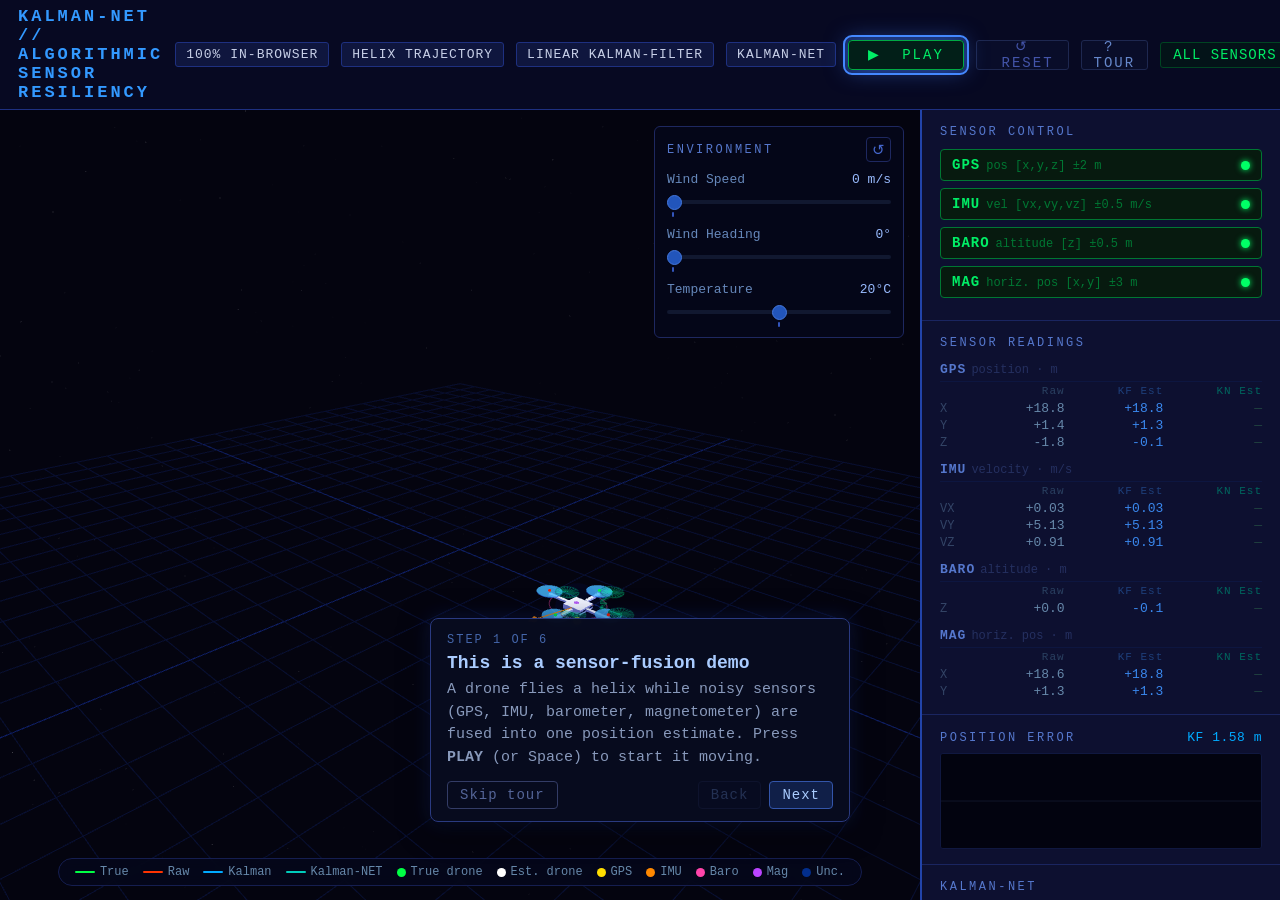
<file: web/index.html>
<!DOCTYPE html>
<html lang="en">
<head>
  <meta charset="UTF-8">
  <title>Kalman-NET</title>
  <link rel="icon" href="data:image/svg+xml,<svg xmlns=%22http://www.w3.org/2000/svg%22 viewBox=%220 0 100 100%22><text y=%22.9em%22 font-size=%2290%22>🛰️</text></svg>">
  <link rel="stylesheet" href="../static/style.css">
</head>
<body>

<header>
  <h1> kalman-net // Algorithmic Sensor Resiliency </h1>
  <span class="badge" id="badge-local" data-tooltip="">100% IN-BROWSER</span>
  <span class="badge" id="badge-helix" data-tooltip="">HELIX TRAJECTORY </span>
  <a class="badge" id="badge-kf" data-tooltip="" href="https://en.wikipedia.org/wiki/Kalman_filter" target="_blank" rel="noopener noreferrer">LINEAR KALMAN-FILTER</a>
  <a class="badge" id="badge-kn" data-tooltip="" href="https://pure.tue.nl/ws/files/201346390/KalmanNet_Neural_Network_Aided_Kalman_Filtering_for_Partially_Known_Dynamics.pdf" target="_blank" rel="noopener noreferrer">KALMAN-NET</a>
  <button class="play-pause-btn" id="btn-play-pause" onclick="togglePause()">&#9654; &nbsp;PLAY</button>
  <button class="reset-header-btn" id="btn-reset-header" onclick="resetSim()">↺ &nbsp;RESET</button>
  <button class="tour-btn" id="btn-tour" onclick="startTour()">?&nbsp; TOUR</button>
  <span id="badge-conn" style="display:none">RECONNECTING…</span>
  <span id="badge-status" data-tooltip="">ALL SENSORS NOMINAL</span>
</header>

<div class="main">
  <canvas id="canvas"></canvas>
  <div id="drone-mode-flash" class="drone-mode-flash kf"></div>
  <div id="calib-chip" class="calib-chip">⏩ 10× CALIBRATION FLIGHT</div>

  <!-- Environment overlay -->
  <div class="env-overlay">
    <div class="env-header">
      <span class="panel-title" id="env-title" data-tooltip="">Environment</span>
      <button class="env-reset-btn" id="env-reset-btn" onclick="resetEnv()" data-tooltip="">↺</button>
    </div>

    <div class="env-row">
      <div class="env-label-row">
        <span class="env-label" id="env-wind-speed-label" data-tooltip="">Wind Speed</span>
        <span class="env-val" id="env-wind-speed-val">0 m/s</span>
      </div>
      <div class="slider-wrap">
        <input type="range" id="env-wind-speed" min="0" max="20" step="0.5" value="0" oninput="onEnvChange()">
        <div class="slider-tick" style="left:calc(5.5px)" title="Default: 0 m/s"></div>
      </div>
    </div>

    <div class="env-row">
      <div class="env-label-row">
        <span class="env-label" id="env-wind-heading-label" data-tooltip="">Wind Heading</span>
        <span class="env-val" id="env-wind-heading-val">0°</span>
      </div>
      <div class="slider-wrap">
        <input type="range" id="env-wind-heading" min="0" max="355" step="5" value="0" oninput="onEnvChange()">
        <div class="slider-tick" style="left:calc(5.5px)" title="Default: 0°"></div>
      </div>
    </div>

    <div class="env-row">
      <div class="env-label-row">
        <span class="env-label" id="env-temp-label" data-tooltip="">Temperature</span>
        <span class="env-val" id="env-temp-val">20°C</span>
      </div>
      <div class="slider-wrap">
        <input type="range" id="env-temp" min="-10" max="50" step="1" value="20" oninput="onEnvChange()">
        <div class="slider-tick" style="left:50%" title="Default: 20°C"></div>
      </div>
    </div>
  </div>

  <div class="sidebar">

    <!-- Sensor toggles -->
    <div class="panel">
      <div class="panel-title" id="panel-sensor-control" data-tooltip="">Sensor Control</div>

      <button class="sensor-btn active" id="btn-gps"  onclick="toggleSensor('gps')"  data-tooltip="">
        <span><span class="sensor-name">GPS</span><span class="sensor-desc">pos [x,y,z] ±2 m</span></span>
        <span class="indicator"></span>
      </button>
      <button class="sensor-btn active" id="btn-imu"  onclick="toggleSensor('imu')"  data-tooltip="">
        <span><span class="sensor-name">IMU</span><span class="sensor-desc">vel [vx,vy,vz] ±0.5 m/s</span></span>
        <span class="indicator"></span>
      </button>
      <button class="sensor-btn active" id="btn-baro" onclick="toggleSensor('baro')" data-tooltip="">
        <span><span class="sensor-name">BARO</span><span class="sensor-desc">altitude [z] ±0.5 m</span></span>
        <span class="indicator"></span>
      </button>
      <button class="sensor-btn active" id="btn-mag"  onclick="toggleSensor('mag')"  data-tooltip="">
        <span><span class="sensor-name">MAG</span><span class="sensor-desc">horiz. pos [x,y] ±3 m</span></span>
        <span class="indicator"></span>
      </button>

    </div>

    <!-- Sensor readings -->
    <div class="panel" id="panel-sensor-readings" data-tooltip="">
      <div class="panel-title">Sensor Readings</div>

      <div class="sr-block">
        <div class="sr-title"><span class="sr-name">GPS</span><span class="sr-unit">position · m</span></div>
        <div class="sr-grid">
          <span class="sr-ax"></span><span class="sr-col-hdr">Raw</span><span class="sr-col-hdr kf">KF Est</span><span class="sr-col-hdr kn">KN Est</span>
          <span class="sr-ax">X</span><span class="sr-raw" id="sr-gps-x-raw">—</span><span class="sr-kf" id="sr-gps-x-kf">—</span><span class="sr-kn" id="sr-gps-x-kn">—</span>
          <span class="sr-ax">Y</span><span class="sr-raw" id="sr-gps-y-raw">—</span><span class="sr-kf" id="sr-gps-y-kf">—</span><span class="sr-kn" id="sr-gps-y-kn">—</span>
          <span class="sr-ax">Z</span><span class="sr-raw" id="sr-gps-z-raw">—</span><span class="sr-kf" id="sr-gps-z-kf">—</span><span class="sr-kn" id="sr-gps-z-kn">—</span>
        </div>
      </div>

      <div class="sr-block">
        <div class="sr-title"><span class="sr-name">IMU</span><span class="sr-unit">velocity · m/s</span></div>
        <div class="sr-grid">
          <span class="sr-ax"></span><span class="sr-col-hdr">Raw</span><span class="sr-col-hdr kf">KF Est</span><span class="sr-col-hdr kn">KN Est</span>
          <span class="sr-ax">VX</span><span class="sr-raw" id="sr-imu-vx-raw">—</span><span class="sr-kf" id="sr-imu-vx-kf">—</span><span class="sr-kn" id="sr-imu-vx-kn">—</span>
          <span class="sr-ax">VY</span><span class="sr-raw" id="sr-imu-vy-raw">—</span><span class="sr-kf" id="sr-imu-vy-kf">—</span><span class="sr-kn" id="sr-imu-vy-kn">—</span>
          <span class="sr-ax">VZ</span><span class="sr-raw" id="sr-imu-vz-raw">—</span><span class="sr-kf" id="sr-imu-vz-kf">—</span><span class="sr-kn" id="sr-imu-vz-kn">—</span>
        </div>
      </div>

      <div class="sr-block">
        <div class="sr-title"><span class="sr-name">BARO</span><span class="sr-unit">altitude · m</span></div>
        <div class="sr-grid">
          <span class="sr-ax"></span><span class="sr-col-hdr">Raw</span><span class="sr-col-hdr kf">KF Est</span><span class="sr-col-hdr kn">KN Est</span>
          <span class="sr-ax">Z</span><span class="sr-raw" id="sr-baro-z-raw">—</span><span class="sr-kf" id="sr-baro-z-kf">—</span><span class="sr-kn" id="sr-baro-z-kn">—</span>
        </div>
      </div>

      <div class="sr-block">
        <div class="sr-title"><span class="sr-name">MAG</span><span class="sr-unit">horiz. pos · m</span></div>
        <div class="sr-grid">
          <span class="sr-ax"></span><span class="sr-col-hdr">Raw</span><span class="sr-col-hdr kf">KF Est</span><span class="sr-col-hdr kn">KN Est</span>
          <span class="sr-ax">X</span><span class="sr-raw" id="sr-mag-x-raw">—</span><span class="sr-kf" id="sr-mag-x-kf">—</span><span class="sr-kn" id="sr-mag-x-kn">—</span>
          <span class="sr-ax">Y</span><span class="sr-raw" id="sr-mag-y-raw">—</span><span class="sr-kf" id="sr-mag-y-kf">—</span><span class="sr-kn" id="sr-mag-y-kn">—</span>
        </div>
      </div>
    </div>

    <!-- Position-error chart -->
    <div class="panel" id="err-overlay">
      <div class="err-header">
        <span class="panel-title" id="err-chart-title" data-tooltip="">Position Error</span>
        <div class="err-readouts">
          <span class="err-val err-kf" id="err-val-kf">KF —</span>
          <span class="err-val err-kn" id="err-val-kn" style="display:none">KN —</span>
        </div>
      </div>
      <canvas id="err-chart" width="324" height="96"></canvas>
    </div>

    <!-- Kalman-NET panel -->
    <div class="panel" id="panel-kn">
      <div class="panel-title" id="panel-kn-title" data-tooltip="">Kalman-NET</div>
      <div class="kn-status-row">
        <span class="kn-status-dot" id="kn-status-dot"></span>
        <span class="kn-status-label" id="kn-status-label">UNTRAINED</span>
      </div>
      <div class="kn-training-info" id="kn-training-info" style="display:none">
        <div class="kn-bar-wrap"><div class="kn-bar-fill" id="kn-bar-fill"></div></div>
        <div class="kn-phase-list" id="kn-phase-list"></div>
      </div>
      <button class="kn-view-btn" id="btn-kn-view" onclick="toggleKNView()" data-tooltip="" style="display:none">VIEW: KALMAN-NET</button>
      <button class="kn-clear-btn" id="btn-clear" onclick="clearModel()" data-tooltip="" style="display:none">&#10005; &nbsp;CLEAR MODEL</button>
      <button class="kn-train-btn" id="btn-train" onclick="startTraining()" data-tooltip="">&#9654; &nbsp;TRAIN KALMAN-NET</button>
      <div class="kn-rhat" id="kn-rhat" style="display:none">
        <div class="kn-rhat-title" id="kn-rhat-title" data-tooltip="">K-GAIN RATIO &nbsp;<span class="kn-rhat-sub">(vs standard KF)</span></div>
        <div class="kn-rhat-grid" id="kn-rhat-grid"></div>
      </div>
    </div>

  </div><!-- sidebar -->

  <!-- Legend — centered pill at bottom of canvas -->
  <div class="bottom-legend">
    <div class="bottom-legend-inner">
      <div class="overlay-legend-row" id="legend-true"       data-tooltip=""><div class="leg-line" style="background:#00ff44"></div>True</div>
      <div class="overlay-legend-row" id="legend-raw"        data-tooltip=""><div class="leg-line" style="background:#ff3300"></div>Raw</div>
      <div class="overlay-legend-row" id="legend-kalman"     data-tooltip=""><div class="leg-line" style="background:#00aaff"></div>Kalman</div>
      <div class="overlay-legend-row" id="legend-kn"         data-tooltip=""><div class="leg-line" style="background:#00ccbb"></div>Kalman-NET</div>
      <div class="overlay-legend-row" id="legend-true-drone" data-tooltip=""><div class="leg-dot"  style="background:#00ff44"></div>True drone</div>
      <div class="overlay-legend-row" id="legend-est-drone"  data-tooltip=""><div class="leg-dot"  style="background:#ffffff"></div>Est. drone</div>
      <div class="overlay-legend-row" id="legend-kf-sil"    style="display:none"><div class="leg-dot" style="background:#1155cc;opacity:0.6"></div>KF silhouette</div>
      <div class="overlay-legend-row" id="legend-gps"        data-tooltip=""><div class="leg-dot"  style="background:#ffdd00"></div>GPS</div>
      <div class="overlay-legend-row" id="legend-imu"        data-tooltip=""><div class="leg-dot"  style="background:#ff8800"></div>IMU</div>
      <div class="overlay-legend-row" id="legend-baro"       data-tooltip=""><div class="leg-dot"  style="background:#ff44aa"></div>Baro</div>
      <div class="overlay-legend-row" id="legend-mag"        data-tooltip=""><div class="leg-dot"  style="background:#bb44ff"></div>Mag</div>
      <div class="overlay-legend-row" id="legend-unc"        data-tooltip=""><div class="leg-dot"  style="background:#0055ff; opacity:0.5"></div>Unc.</div>
    </div>
  </div>

  <!-- Guided tour card (pure JS/CSS; does not block the UI) -->
  <div class="tour-card" id="tour-card" style="display:none">
    <div class="tour-step-count" id="tour-step-count"></div>
    <div class="tour-title" id="tour-title"></div>
    <div class="tour-body" id="tour-body"></div>
    <div class="tour-controls">
      <button class="tour-skip" id="tour-skip" onclick="endTour()">Skip tour</button>
      <div class="tour-nav">
        <button class="tour-back" id="tour-back" onclick="tourBack()">Back</button>
        <button class="tour-next" id="tour-next" onclick="tourNext()">Next</button>
      </div>
    </div>
  </div>

</div><!-- main -->

<div id="tooltip"></div>

<script src="../static/vendor/three.min.js"></script>
<script src="../static/vendor/OrbitControls.js"></script>
<script src="../static/tooltips.js"></script>
<!-- Browser build: local sim engine + API shim, then the unmodified shared frontend -->
<script src="js/mat.js"></script>
<script src="js/kf.js"></script>
<script src="js/kalmannet.js"></script>
<script src="js/sim.js"></script>
<script src="js/engine.js"></script>
<script src="js/shim.js"></script>
<script src="../static/app.js"></script>
</body>
</html>
</file>
<file: static/style.css>
*, *::before, *::after { box-sizing: border-box; margin: 0; padding: 0; }

body {
  background: #050510;
  color: #c8d0e8;
  font-family: 'Courier New', monospace;
  display: flex;
  flex-direction: column;
  height: 100vh;
  overflow: hidden;
}

/* ── Header ── */
header {
  background: rgba(8, 10, 35, 0.97);
  border-bottom: 1px solid #1e3080;
  padding: 7px 18px;
  display: flex;
  align-items: center;
  gap: 12px;
  flex-shrink: 0;
  z-index: 10;
}
header h1 {
  font-size: 17px;
  letter-spacing: 3px;
  color: #3399ff;
  text-transform: uppercase;
}
.badge {
  font-size: 13px;
  padding: 4px 10px;
  border: 1px solid #1e3080;
  border-radius: 3px;
  background: rgba(20, 30, 80, 0.6);
  letter-spacing: 1px;
  text-decoration: none;
  color: inherit;
  white-space: nowrap;
}
a.badge:hover { border-color: #4466cc; color: #aaccff; }
.play-pause-btn {
  padding: 0 16px;
  height: 30px;
  min-width: 116px;
  display: inline-flex;
  align-items: center;
  justify-content: center;
  background: rgba(0, 40, 20, 0.7);
  border: 1px solid #00aa44;
  color: #00ee66;
  font-family: 'Courier New', monospace;
  font-size: 14px;
  letter-spacing: 2px;
  cursor: pointer;
  border-radius: 3px;
  transition: all 0.2s;
}
.play-pause-btn:hover { background: rgba(0, 70, 35, 0.8); border-color: #00cc55; color: #00ff88; }
.play-pause-btn.playing { border-color: #3355aa; background: rgba(15, 25, 70, 0.7); color: #5577dd; }
.play-pause-btn.playing:hover { border-color: #4466cc; color: #88aaff; background: rgba(20, 35, 90, 0.8); }
.reset-header-btn {
  padding: 0 14px;
  height: 30px;
  display: inline-flex;
  align-items: center;
  justify-content: center;
  background: rgba(10, 15, 45, 0.6);
  border: 1px solid #1e2850;
  color: #4455aa;
  font-family: 'Courier New', monospace;
  font-size: 14px;
  letter-spacing: 2px;
  cursor: pointer;
  border-radius: 3px;
  transition: all 0.2s;
}
.reset-header-btn:hover { background: #141630; border-color: #4466cc; color: #88aaff; }
#badge-status {
  margin-left: auto;
  font-size: 14px;
  padding: 4px 12px;
  border-radius: 3px;
  border: 1px solid #004422;
  background: rgba(0, 40, 20, 0.5);
  color: #00ee66;
  letter-spacing: 1px;
  transition: all 0.3s;
  white-space: nowrap;
}
#badge-conn {
  font-size: 14px;
  padding: 3px 10px;
  margin-right: 8px;
  border-radius: 3px;
  border: 1px solid #881100;
  background: rgba(50, 10, 10, 0.6);
  color: #ff4422;
  letter-spacing: 1px;
  animation: conn-pulse 1.2s ease-in-out infinite;
}
@keyframes conn-pulse { 0%, 100% { opacity: 1; } 50% { opacity: 0.45; } }

/* ── Main layout ── */
.main {
  display: flex;
  flex: 1;
  overflow: hidden;
  min-height: 0;
  position: relative;
}

/* ── Environment overlay ── */
.env-overlay {
  position: absolute;
  top: 16px;
  right: 376px;
  width: 250px;
  background: rgba(6, 8, 28, 0.82);
  border: 1px solid #1e2860;
  border-radius: 6px;
  padding: 10px 12px;
  z-index: 10;
  backdrop-filter: blur(6px);
}

/* ── Position-error chart overlay (mirrors .env-overlay) ── */
/* Position-error chart — lives as a sidebar panel under Sensor Readings. */
.err-header {
  display: flex;
  align-items: center;
  justify-content: space-between;
  margin-bottom: 8px;
}
#err-overlay .panel-title { margin-bottom: 0; }
.err-readouts { display: flex; gap: 10px; }
.err-val {
  font-size: 13px;
  font-family: 'Courier New', monospace;
  letter-spacing: 0.5px;
}
.err-val.err-kf { color: #00aaff; }
.err-val.err-kn { color: #00ccbb; }
#err-chart {
  display: block;
  width: 100%;
  height: 96px;
  border-radius: 3px;
  background: rgba(3, 4, 16, 0.6);
}

.env-header {
  display: flex;
  align-items: center;
  justify-content: space-between;
  margin-bottom: 10px;
}
.env-overlay .panel-title {
  font-size: 12px;
  letter-spacing: 2.5px;
  color: #5577cc;
  text-transform: uppercase;
  margin-bottom: 0;
}
.env-reset-btn {
  background: none;
  border: 1px solid #1e2860;
  color: #4466cc;
  border-radius: 4px;
  cursor: pointer;
  padding: 1px 5px;
  font-size: 15px;
  line-height: 1.4;
  transition: border-color 0.15s, color 0.15s;
}
.env-reset-btn:hover { border-color: #4477dd; color: #88aaff; }

.slider-wrap {
  position: relative;
  padding-bottom: 8px;
}
.slider-tick {
  position: absolute;
  bottom: 0;
  width: 2px;
  height: 5px;
  background: #3355bb;
  transform: translateX(-50%);
  border-radius: 1px;
  pointer-events: none;
}

#canvas {
  flex: 1;
  display: block;
  width: 100%;
  height: 100%;
  min-width: 0;
}

/* ── Sidebar ── */
.sidebar {
  width: 360px;
  flex-shrink: 0;
  background: #0d1030;
  border-left: 2px solid #2244aa;
  display: flex;
  flex-direction: column;
  overflow-y: auto;
  z-index: 5;
}
.panel {
  border-bottom: 1px solid #1a2560;
  padding: 15px 18px;
}
.panel-title {
  font-size: 12px;
  letter-spacing: 2.5px;
  color: #5577cc;
  margin-bottom: 10px;
  text-transform: uppercase;
}

/* ── Sensor buttons ── */
.sensor-btn {
  width: 100%;
  margin-bottom: 7px;
  padding: 7px 11px;
  border-radius: 4px;
  cursor: pointer;
  font-family: 'Courier New', monospace;
  font-size: 14px;
  display: flex;
  justify-content: space-between;
  align-items: center;
  transition: filter 0.15s, background 0.25s, border-color 0.25s;
  border: 1px solid #1a2545;
  background: #0a0e28;
  color: #6680bb;
  user-select: none;
}
.sensor-btn:hover { filter: brightness(1.35); }
.sensor-btn.active {
  background: #071a0f;
  border-color: #007733;
  color: #00ee66;
}
.sensor-btn.failed {
  background: #1e0707;
  border-color: #882211;
  color: #ff5533;
}
.sensor-name { font-weight: bold; letter-spacing: 1px; }
.sensor-desc { font-size: 12px; color: #556688; margin-left: 6px; }
.sensor-btn.active .sensor-desc { color: #007733; }
.sensor-btn.failed .sensor-desc { color: #772211; }

.indicator {
  width: 9px; height: 9px;
  border-radius: 50%;
  flex-shrink: 0;
  transition: background 0.25s, box-shadow 0.25s;
}
.active .indicator { background: #00ff66; box-shadow: 0 0 6px #00ff66; }
.failed .indicator {
  background: #ff4422;
  box-shadow: 0 0 6px #ff4422;
  animation: blink 0.7s step-end infinite;
}
@keyframes blink { 50% { opacity: 0.1; } }

/* ── Reset button ── */
.reset-btn {
  width: 100%;
  padding: 7px;
  margin-top: 4px;
  background: #0d0e22;
  border: 1px solid #1e2850;
  color: #4455aa;
  font-family: 'Courier New', monospace;
  font-size: 14px;
  letter-spacing: 1px;
  cursor: pointer;
  border-radius: 4px;
  transition: all 0.2s;
}
.reset-btn:hover { background: #141630; border-color: #4466cc; color: #88aaff; }

/* ── KalmanNET panel ── */
.kn-status-row {
  display: flex;
  align-items: center;
  gap: 7px;
  margin-bottom: 8px;
}
.kn-status-dot {
  width: 9px; height: 9px;
  border-radius: 50%;
  background: #334;
  flex-shrink: 0;
  transition: background 0.3s, box-shadow 0.3s;
}
.kn-status-dot.active   { background: #00ccbb; box-shadow: 0 0 6px #00ccbb; }
.kn-status-dot.training { background: #ffaa22; box-shadow: 0 0 6px #ffaa22; animation: blink 0.8s step-end infinite; }
.kn-status-label {
  font-size: 13px;
  letter-spacing: 1.5px;
  color: #445566;
}
.kn-status-dot.active   + .kn-status-label { color: #00ccbb; }
.kn-status-dot.training + .kn-status-label { color: #ffaa22; }
.kn-training-info { margin-bottom: 8px; }
.kn-phase {
  font-size: 12px;
  letter-spacing: 1px;
  color: #ffaa22;
  margin-bottom: 5px;
  min-height: 12px;
}
.kn-phase-list {
  margin-top: 8px;
  display: flex;
  flex-direction: column;
  gap: 2px;
}
.kn-pl-row {
  display: flex;
  align-items: center;
  gap: 6px;
  font-size: 12px;
  letter-spacing: 0.8px;
  padding: 1px 0;
  font-family: 'Courier New', monospace;
}
.kn-pl-icon { width: 10px; text-align: center; flex-shrink: 0; }
.kn-pl-done    { color: #336655; }
.kn-pl-active  { color: #ffaa22; }
.kn-pl-pending { color: #223344; }
.kn-bar-wrap {
  height: 4px;
  background: #0d0e22;
  border: 1px solid #1e2850;
  border-radius: 2px;
  overflow: hidden;
}
.kn-bar-fill {
  height: 100%;
  background: #ffaa22;
  width: 0%;
  transition: width 0.4s ease;
  border-radius: 2px;
}
.kn-clear-btn {
  width: 100%;
  padding: 7px;
  margin-top: 2px;
  background: rgba(40, 8, 8, 0.6);
  border: 1px solid #551111;
  color: #884433;
  font-family: 'Courier New', monospace;
  font-size: 13px;
  letter-spacing: 1px;
  cursor: pointer;
  border-radius: 4px;
  transition: all 0.2s;
}
.kn-clear-btn:hover:not(:disabled) { background: rgba(60, 12, 12, 0.7); border-color: #993322; color: #cc5544; }
.kn-clear-btn:disabled { opacity: 0.25; cursor: not-allowed; }

.kn-train-btn {
  width: 100%;
  padding: 7px;
  margin-top: 2px;
  background: rgba(0, 40, 35, 0.6);
  border: 1px solid #006655;
  color: #00bbaa;
  font-family: 'Courier New', monospace;
  font-size: 13px;
  letter-spacing: 1px;
  cursor: pointer;
  border-radius: 4px;
  transition: all 0.2s;
}
.kn-train-btn:hover:not(:disabled) { background: rgba(0, 60, 50, 0.7); border-color: #00ccbb; color: #00eedd; }
.kn-train-btn:disabled { opacity: 0.5; cursor: not-allowed; }
.kn-view-btn {
  width: 100%;
  padding: 7px;
  margin-top: 2px;
  background: rgba(10, 20, 50, 0.6);
  border: 1px solid #1e2f66;
  color: #6688cc;
  font-family: 'Courier New', monospace;
  font-size: 13px;
  letter-spacing: 1px;
  cursor: pointer;
  border-radius: 4px;
  transition: all 0.2s;
}
.kn-view-btn:hover:not(:disabled) { background: rgba(16, 30, 70, 0.7); border-color: #3355aa; color: #88aaee; }
.kn-view-btn:disabled { opacity: 0.5; cursor: not-allowed; }
.kn-rhat { margin-top: 10px; }
.kn-rhat-title {
  font-size: 12px;
  letter-spacing: 1.5px;
  color: #445566;
  margin-bottom: 6px;
  text-transform: uppercase;
}
.kn-rhat-sub { color: #334455; letter-spacing: 0; font-size: 11px; }
.kn-rhat-grid {
  display: grid;
  grid-template-columns: 32px 1fr 28px;
  gap: 2px 6px;
  align-items: center;
}
.rhat-name  { font-size: 12px; color: #556688; letter-spacing: 1px; }
.rhat-val   { font-size: 12px; font-family: 'Courier New', monospace; }
.rhat-ratio { font-size: 12px; font-family: 'Courier New', monospace; text-align: right; }
.rhat-ok    { color: #00aa88; }
.rhat-mid   { color: #ffaa22; }
.rhat-high  { color: #ff5533; }
.rhat-val.offline, .rhat-ratio.offline { color: #552222; letter-spacing: 0.5px; }

/* ── Stats ── */
.stat-row {
  display: flex;
  justify-content: space-between;
  align-items: baseline;
  margin-bottom: 6px;
  font-size: 14px;
}
.stat-label { color: #6688bb; }
.stat-val   { color: #99bbff; font-weight: bold; }
.stat-val.warn   { color: #ffaa33; }
.stat-val.danger { color: #ff4422; }

/* ── Error chart ── */
#err-chart {
  width: 100%;
  height: 96px;
  border: 1px solid #101840;
  border-radius: 3px;
  background: #030310;
  display: block;
}

/* ── Legend ── */
.legend-row {
  display: flex;
  align-items: center;
  gap: 8px;
  margin-bottom: 5px;
  font-size: 13px;
  color: #7799cc;
}
.leg-line { width: 20px; height: 2px; border-radius: 1px; flex-shrink: 0; }
.leg-dot  { width: 9px; height: 9px; border-radius: 50%; flex-shrink: 0; }
.legend-note {
  margin-top: 8px;
  font-size: 12px;
  color: #4466aa;
  line-height: 1.6;
}

/* ── Environment panel ── */
.env-row { margin-bottom: 10px; }
.env-row:last-child { margin-bottom: 0; }
.env-label-row {
  display: flex;
  justify-content: space-between;
  align-items: baseline;
  margin-bottom: 4px;
}
.env-label { font-size: 13px; color: #6688bb; cursor: help; }
.env-val   { font-size: 13px; color: #99bbff; font-family: 'Courier New', monospace; }

input[type="range"] {
  width: 100%;
  -webkit-appearance: none;
  appearance: none;
  height: 4px;
  background: #111830;
  border-radius: 2px;
  outline: none;
  cursor: pointer;
}
input[type="range"]::-webkit-slider-thumb {
  -webkit-appearance: none;
  width: 15px;
  height: 15px;
  border-radius: 50%;
  background: #2255bb;
  border: 1px solid #4477dd;
  cursor: pointer;
  transition: background 0.15s;
}
input[type="range"]::-webkit-slider-thumb:hover { background: #4488ff; }
input[type="range"]::-moz-range-thumb {
  width: 15px; height: 15px;
  border-radius: 50%;
  background: #2255bb;
  border: 1px solid #4477dd;
  cursor: pointer;
}

/* ── Sensor readings panel ── */
.sr-block { margin-bottom: 10px; }
.sr-block:last-child { margin-bottom: 0; }
.sr-title {
  margin-bottom: 3px;
  padding-bottom: 3px;
  border-bottom: 1px solid #0d1640;
}
.sr-name { font-size: 13px; font-weight: bold; color: #5577cc; letter-spacing: 1px; }
.sr-unit { font-size: 12px; color: #253060; margin-left: 5px; }
.sr-grid {
  display: grid;
  grid-template-columns: 26px 1fr 1fr 1fr;
  row-gap: 2px;
}
.sr-col-hdr { font-size: 11px; letter-spacing: 1px; text-align: right; color: #2a4060; padding-bottom: 2px; }
.sr-col-hdr.kf { color: #1e3f7a; }
.sr-col-hdr.kn { color: #00665e; }
.sr-ax  { font-size: 12px; color: #334466; align-self: center; }
.sr-raw { text-align: right; font-size: 13px; color: #6688aa; font-family: 'Courier New', monospace; }
.sr-kf  { text-align: right; font-size: 13px; color: #3a88ee; font-family: 'Courier New', monospace; }
.sr-kn  { text-align: right; font-size: 13px; color: #224440; font-family: 'Courier New', monospace; }
.sr-kn.trained { color: #00ccbb; }
.sr-raw.offline { color: #552222; font-size: 12px; letter-spacing: 0.5px; }

/* ── Tooltip ── */
#tooltip {
  position: fixed;
  z-index: 9999;
  max-width: 420px;
  padding: 11px 14px;
  background: #060d26;
  border: 1px solid #2244aa;
  border-radius: 4px;
  font-size: 13px;
  color: #99bbdd;
  line-height: 1.6;
  pointer-events: none;
  white-space: normal;
  opacity: 0;
  transition: opacity 0.15s;
}
#tooltip.visible { opacity: 1; }
[data-tooltip] { cursor: help; }

/* ── Drone mode flash banner ── */
@keyframes drone-flash {
  0%   { opacity: 0; transform: translateX(-50%) scaleX(0.85); }
  12%  { opacity: 1; transform: translateX(-50%) scaleX(1); }
  70%  { opacity: 1; }
  100% { opacity: 0; }
}
.drone-mode-flash {
  position: absolute;
  top: 18px;
  left: 50%;
  transform: translateX(-50%);
  padding: 6px 22px;
  border-radius: 4px;
  font-size: 14px;
  letter-spacing: 2.5px;
  font-weight: bold;
  pointer-events: none;
  opacity: 0;
  white-space: nowrap;
}
.drone-mode-flash.visible {
  animation: drone-flash 2.4s ease forwards;
}
.drone-mode-flash.kf {
  background: rgba(4, 12, 50, 0.88);
  border: 1px solid #2255cc;
  color: #5599ff;
  box-shadow: 0 0 18px rgba(30, 80, 255, 0.35);
}
.drone-mode-flash.kn {
  background: rgba(0, 22, 20, 0.90);
  border: 1px solid #009988;
  color: #00ffee;
  box-shadow: 0 0 18px rgba(0, 204, 187, 0.40);
}

/* ── 10× calibration-flight chip (shown only during data collection) ── */
.calib-chip {
  position: absolute;
  top: 54px;
  left: 50%;
  transform: translateX(-50%);
  padding: 4px 16px;
  border-radius: 4px;
  font-size: 13px;
  letter-spacing: 2px;
  font-weight: bold;
  pointer-events: none;
  white-space: nowrap;
  background: rgba(30, 20, 4, 0.88);
  border: 1px solid #997722;
  color: #ffcc55;
  box-shadow: 0 0 14px rgba(255, 180, 40, 0.30);
  display: none;
  z-index: 11;
}
.calib-chip.visible { display: block; }

/* ── Bottom legend ── */
.bottom-legend {
  position: absolute;
  bottom: 14px;
  left: 0;
  right: 360px;
  display: flex;
  justify-content: center;
  z-index: 10;
  pointer-events: none;
}
.bottom-legend-inner {
  display: flex;
  align-items: center;
  gap: 14px;
  padding: 6px 16px;
  background: rgba(6, 8, 28, 0.80);
  border: 1px solid #151e50;
  border-radius: 20px;
  backdrop-filter: blur(6px);
  pointer-events: auto;
}
.overlay-legend-row {
  display: flex;
  align-items: center;
  gap: 5px;
  font-size: 12px;
  color: #6688aa;
  cursor: help;
  white-space: nowrap;
}

/* ── Guided tour ── */
.tour-btn {
  padding: 0 12px;
  height: 30px;
  display: inline-flex;
  align-items: center;
  justify-content: center;
  background: rgba(10, 15, 45, 0.6);
  border: 1px solid #1e2850;
  color: #6688cc;
  font-family: 'Courier New', monospace;
  font-size: 14px;
  letter-spacing: 2px;
  cursor: pointer;
  border-radius: 3px;
  transition: all 0.2s;
}
.tour-btn:hover { background: #141630; border-color: #4466cc; color: #88aaff; }

.tour-card {
  position: absolute;
  left: 50%;
  bottom: 78px;
  transform: translateX(-50%);
  width: 420px;
  max-width: calc(100vw - 40px);
  background: rgba(8, 12, 32, 0.96);
  border: 1px solid #2a3a80;
  border-radius: 8px;
  padding: 14px 16px 12px;
  z-index: 40;
  box-shadow: 0 6px 30px rgba(0, 0, 0, 0.55), 0 0 20px rgba(40, 80, 220, 0.25);
  backdrop-filter: blur(8px);
}
.tour-step-count {
  font-size: 12px;
  letter-spacing: 2px;
  color: #4466aa;
  text-transform: uppercase;
  margin-bottom: 6px;
}
.tour-title {
  font-size: 18px;
  font-weight: bold;
  color: #aaccff;
  margin-bottom: 6px;
}
.tour-body {
  font-size: 15px;
  line-height: 1.5;
  color: #8899bb;
  margin-bottom: 12px;
}
.tour-controls {
  display: flex;
  align-items: center;
  justify-content: space-between;
}
.tour-nav { display: flex; gap: 8px; }
.tour-card button {
  font-family: 'Courier New', monospace;
  font-size: 14px;
  letter-spacing: 1px;
  cursor: pointer;
  border-radius: 4px;
  padding: 5px 12px;
  transition: all 0.2s;
}
.tour-skip {
  background: none;
  border: 1px solid #333c66;
  color: #556699;
}
.tour-skip:hover { border-color: #556699; color: #7788bb; }
.tour-back {
  background: rgba(10, 15, 45, 0.6);
  border: 1px solid #1e2850;
  color: #6688cc;
}
.tour-back:hover:not(:disabled) { background: #141630; border-color: #4466cc; color: #88aaff; }
.tour-back:disabled { opacity: 0.3; cursor: not-allowed; }
.tour-next {
  background: rgba(20, 40, 90, 0.7);
  border: 1px solid #3355aa;
  color: #aaccff;
}
.tour-next:hover { background: rgba(28, 52, 110, 0.8); border-color: #5577cc; color: #cceeff; }

/* Spotlight outline on the element the current step points at */
.tour-highlight {
  outline: 2px solid #4488ff !important;
  outline-offset: 3px;
  border-radius: 4px;
  box-shadow: 0 0 0 4px rgba(60, 120, 255, 0.25), 0 0 22px rgba(60, 120, 255, 0.5) !important;
  animation: tour-pulse 1.6s ease-in-out infinite;
  z-index: 30;
}
@keyframes tour-pulse {
  0%, 100% { box-shadow: 0 0 0 4px rgba(60, 120, 255, 0.20), 0 0 18px rgba(60, 120, 255, 0.40); }
  50%      { box-shadow: 0 0 0 6px rgba(60, 120, 255, 0.30), 0 0 28px rgba(60, 120, 255, 0.65); }
}
</file>
